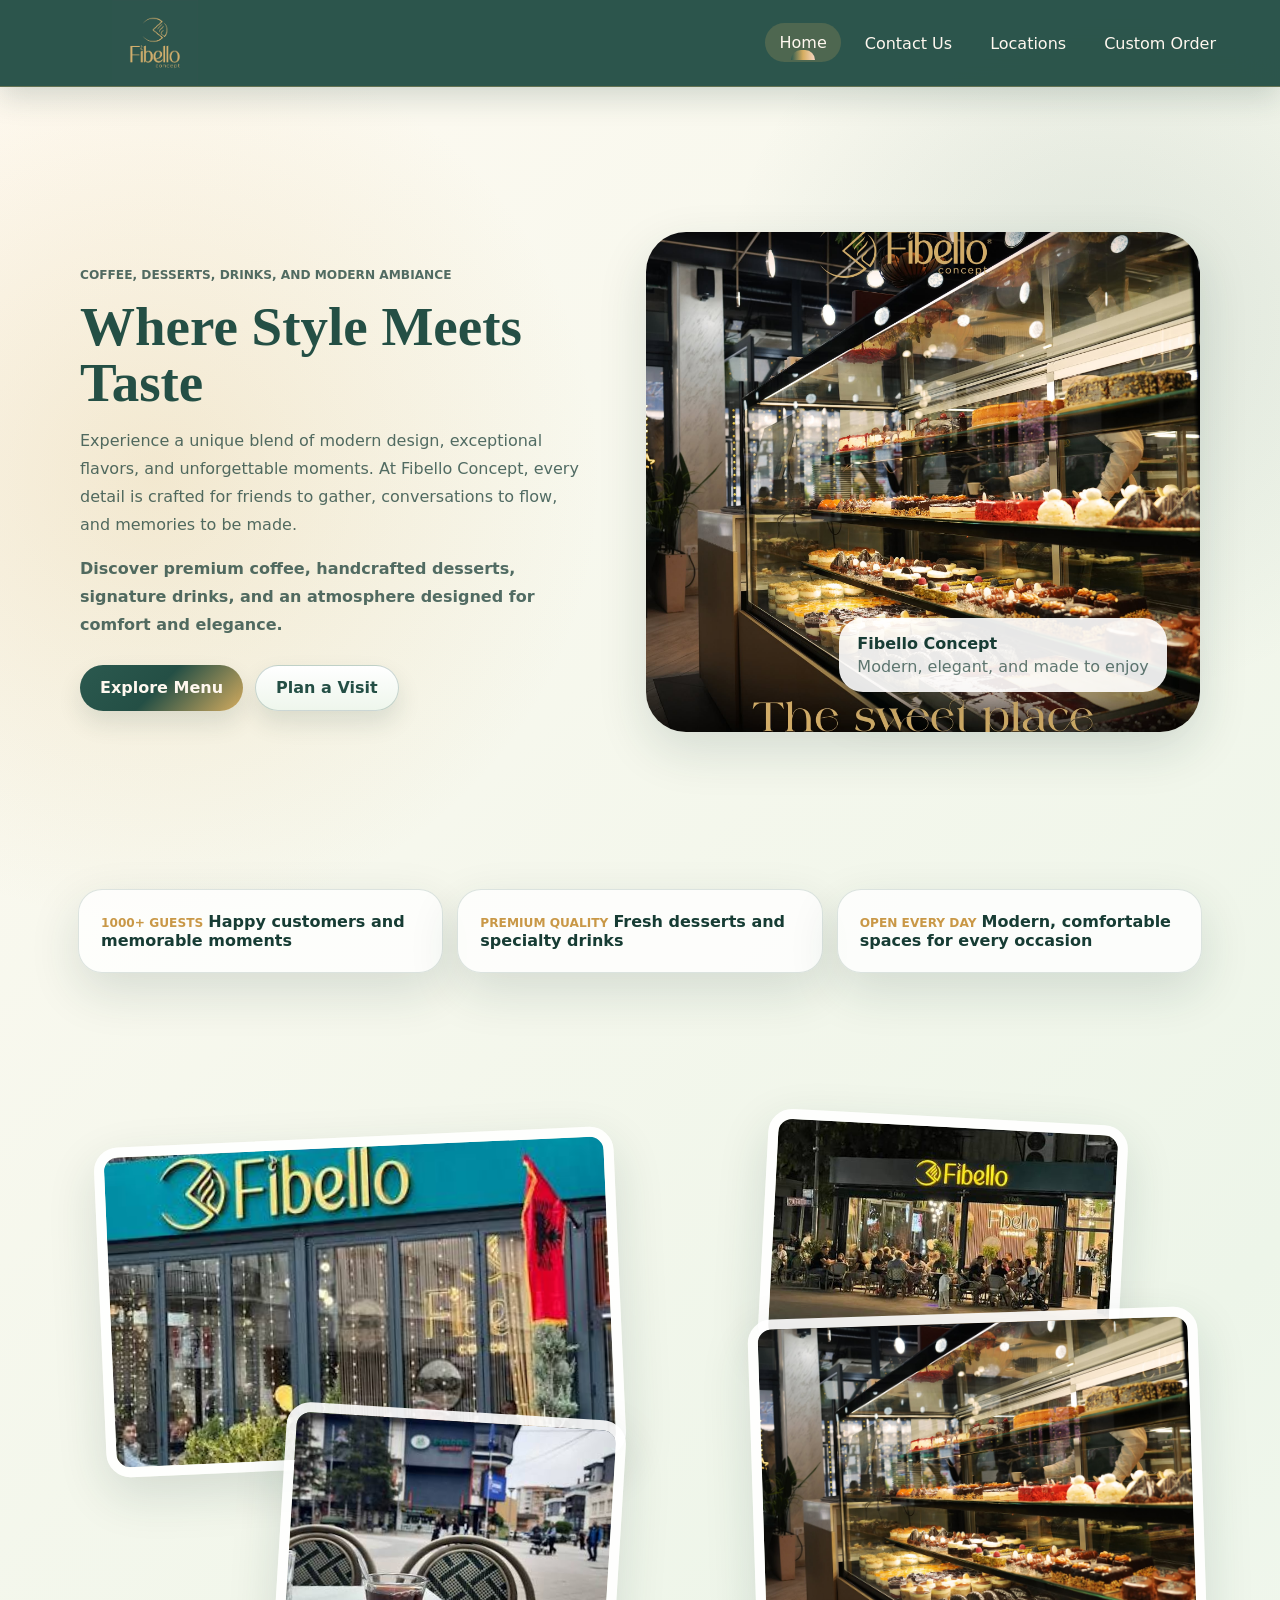
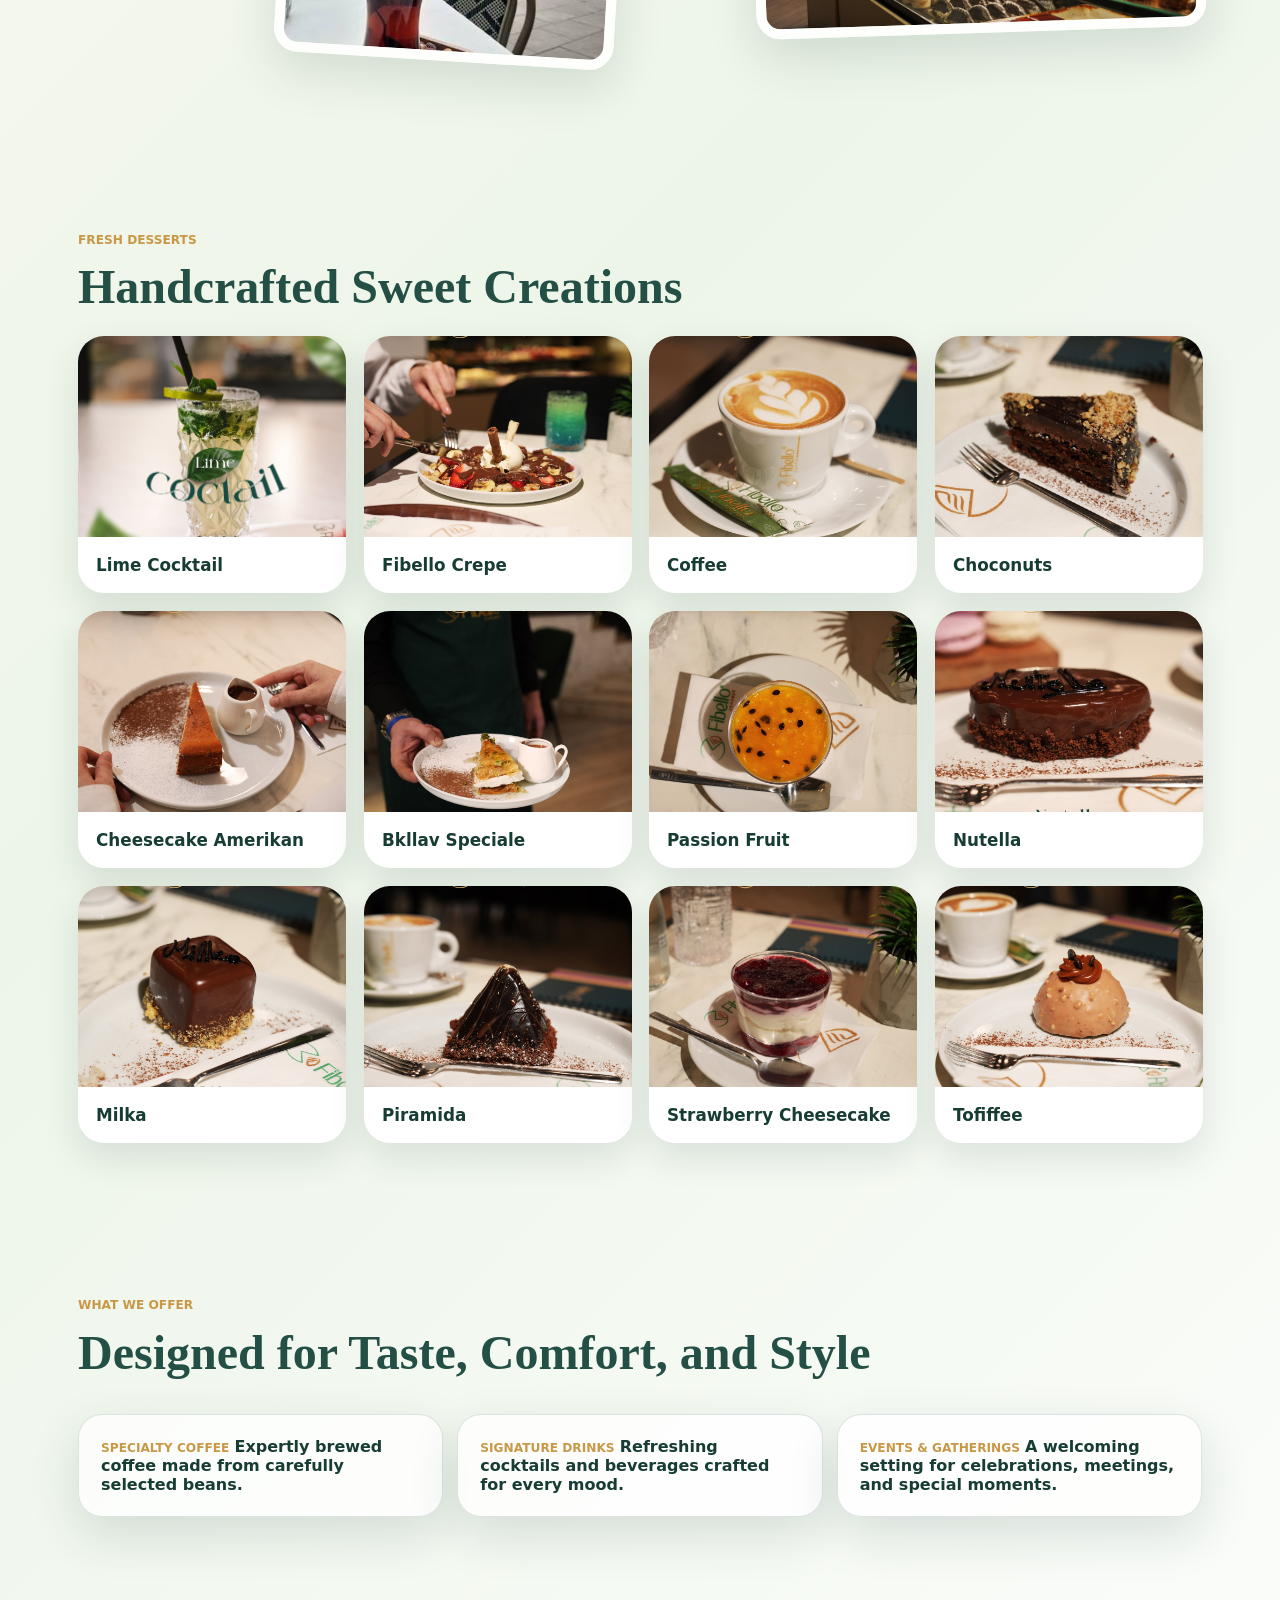
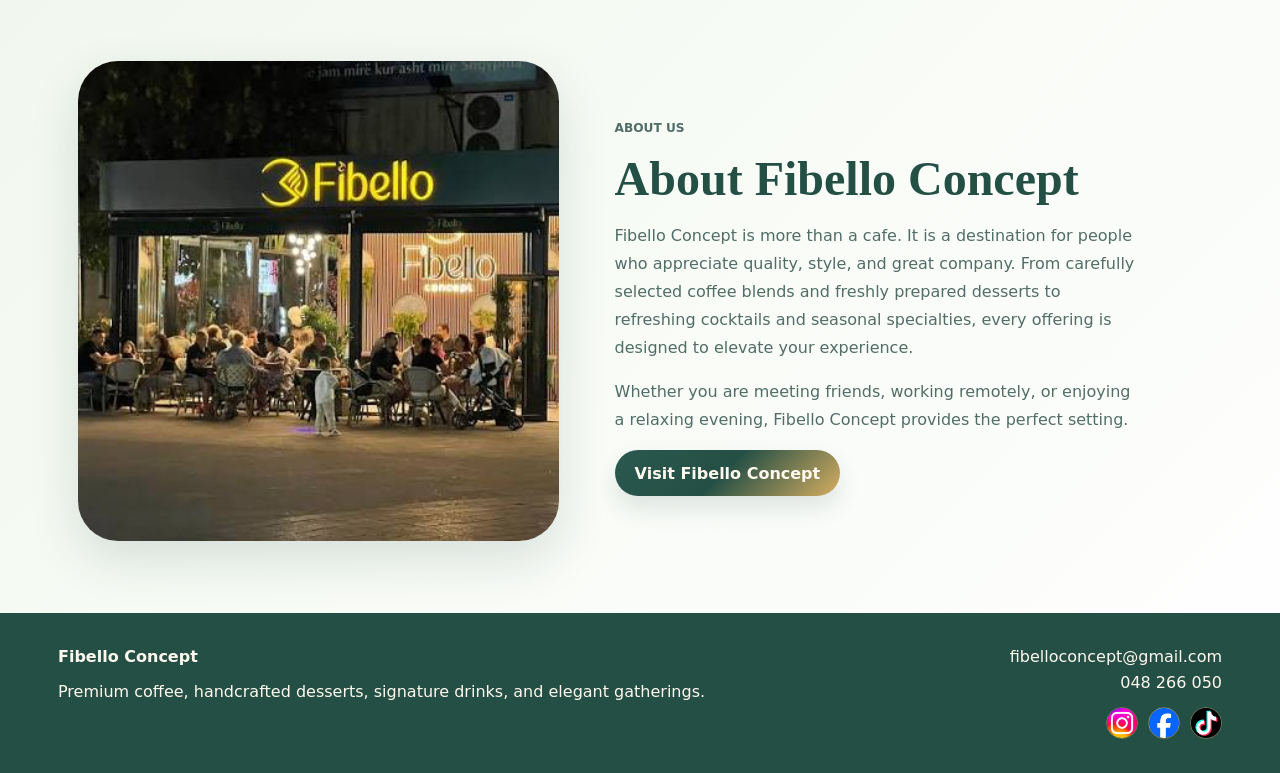
<file: index.html>
<!doctype html>
<html lang="en">
  <head>
    <meta charset="UTF-8" />
    <meta name="viewport" content="width=device-width, initial-scale=1.0" />
    <title>Fibello Concept</title>
    <link rel="icon" type="image/png" href="fibellosweets/fibello-logo.png" />
    <link rel="stylesheet" href="styles.css" />
  </head>
  <body>
    <header class="site-header">
      <nav class="nav" aria-label="Main navigation">
        <a class="brand" href="index.html" aria-label="Fibello home">
          <img src="./fibellosweets/fibello-logo.png" alt="Fibello Concept logo" />
        </a>
        <button class="menu-toggle" aria-label="Toggle menu" aria-expanded="false">
          <span></span>
          <span></span>
          <span></span>
        </button>
        <div class="nav-links">
          <a class="active" href="index.html">Home</a>
          <a href="contact.html">Contact Us</a>
          <a href="locations.html">Locations</a>
          <a href="custom-order.html">Custom Order</a>
        </div>
      </nav>
    </header>

    <main>
      <section id="home" class="page active">
        <div class="hero">
          <div class="hero-copy">
            <p class="eyebrow">Coffee, desserts, drinks, and modern ambiance</p>
            <h1>Where Style Meets Taste</h1>
            <p>
              Experience a unique blend of modern design, exceptional flavors, and unforgettable moments. At Fibello Concept, every detail is crafted for friends to gather, conversations to flow, and memories to be made.
            </p>
            <p><strong>Discover premium coffee, handcrafted desserts, signature drinks, and an atmosphere designed for comfort and elegance.</strong></p>
            <div class="hero-actions">
              <a class="frost-btn primary" href="#desserts">Explore Menu</a>
              <a class="frost-btn ghost" href="locations.html">Plan a Visit</a>
            </div>
          </div>
          <div class="hero-dessert" aria-label="Featured dessert">
            <img class="hero-dessert-img" src="fibellosweets/fibellosweets.jpg" alt="Fibello sweets display" />
            <div class="floating-card">
              <strong>Fibello Concept</strong>
              <span>Modern, elegant, and made to enjoy</span>
            </div>
          </div>
        </div>

        <section class="section strip">
          <div>
            <span class="mini-label">1000+ guests</span>
            <strong>Happy customers and memorable moments</strong>
          </div>
          <div>
            <span class="mini-label">Premium quality</span>
            <strong>Fresh desserts and specialty drinks</strong>
          </div>
          <div>
            <span class="mini-label">Open every day</span>
            <strong>Modern, comfortable spaces for every occasion</strong>
          </div>
        </section>

        <section class="section home-gallery" aria-label="Fibello sweets photos">
          <div class="photo-scatter">
            <img class="scatter-one" src="fibellosweets/fibello-display.jpg" alt="Fibello dessert display" />
            <img class="scatter-two" src="fibellosweets/taste.jpg" alt="Fibello dessert close-up" />
            <img class="scatter-three" src="fibellosweets/walking-cake.jpg" alt="Fibello cake display" />
            <img class="scatter-four" src="fibellosweets/fibellosweets.jpg" alt="Fibello sweets assortment" />
          </div>
        </section>

        <section id="desserts" class="section">
          <div class="section-heading">
            <div>
              <p class="eyebrow">Fresh desserts</p>
              <h2>Handcrafted Sweet Creations</h2>
            </div>
          </div>
          <div id="dessert-grid" class="dessert-grid" aria-live="polite"></div>
        </section>

        <section class="section">
          <div class="section-heading">
            <div>
              <p class="eyebrow">What we offer</p>
              <h2>Designed for Taste, Comfort, and Style</h2>
            </div>
          </div>
          <div class="strip">
            <div>
              <span class="mini-label">Specialty coffee</span>
              <strong>Expertly brewed coffee made from carefully selected beans.</strong>
            </div>
            <div>
              <span class="mini-label">Signature drinks</span>
              <strong>Refreshing cocktails and beverages crafted for every mood.</strong>
            </div>
            <div>
              <span class="mini-label">Events & gatherings</span>
              <strong>A welcoming setting for celebrations, meetings, and special moments.</strong>
            </div>
          </div>
        </section>

        <section class="section featured">
          <div class="feature-image">
            <img src="fibellosweets/taste.jpg" alt="Fibello dessert close-up" />
          </div>
          <div class="feature-copy">
            <p class="eyebrow">About us</p>
            <h2>About Fibello Concept</h2>
            <p>Fibello Concept is more than a cafe. It is a destination for people who appreciate quality, style, and great company. From carefully selected coffee blends and freshly prepared desserts to refreshing cocktails and seasonal specialties, every offering is designed to elevate your experience.</p>
            <p>Whether you are meeting friends, working remotely, or enjoying a relaxing evening, Fibello Concept provides the perfect setting.</p>
            <a class="frost-btn primary" href="contact.html">Visit Fibello Concept</a>
          </div>
        </section>
      </section>
    </main>

    <footer class="footer">
      <div>
        <strong>Fibello Concept</strong>
        <p>Premium coffee, handcrafted desserts, signature drinks, and elegant gatherings.</p>
      </div>
      <div>
        <a href="mailto:anikajanuzi0@gmail.com">fibelloconcept@gmail.com</a>
        <span>048 266 050</span>
        <div class="footer-social" aria-label="Social links">
          <a href="https://www.instagram.com/fibellosweets/?hl=en" aria-label="Instagram" target="_blank" rel="noopener">
            <img src="fibellosweets/social-media/instagram-logo.png" alt="" />
          </a>
          <a href="https://www.facebook.com/fibellollc/" aria-label="Facebook" target="_blank" rel="noopener">
            <img src="fibellosweets/social-media/facebook-logo.png" alt="" />
          </a>
          <a href="https://www.tiktok.com/@fibellosweets" aria-label="TikTok" target="_blank" rel="noopener">
            <img src="fibellosweets/social-media/tiktok-logo.png" alt="" />
          </a>
        </div>
      </div>
    </footer>

    <script type="module" src="js/nav.js"></script>
    <script type="module" src="js/products.js"></script>
  </body>
</html>
</file>
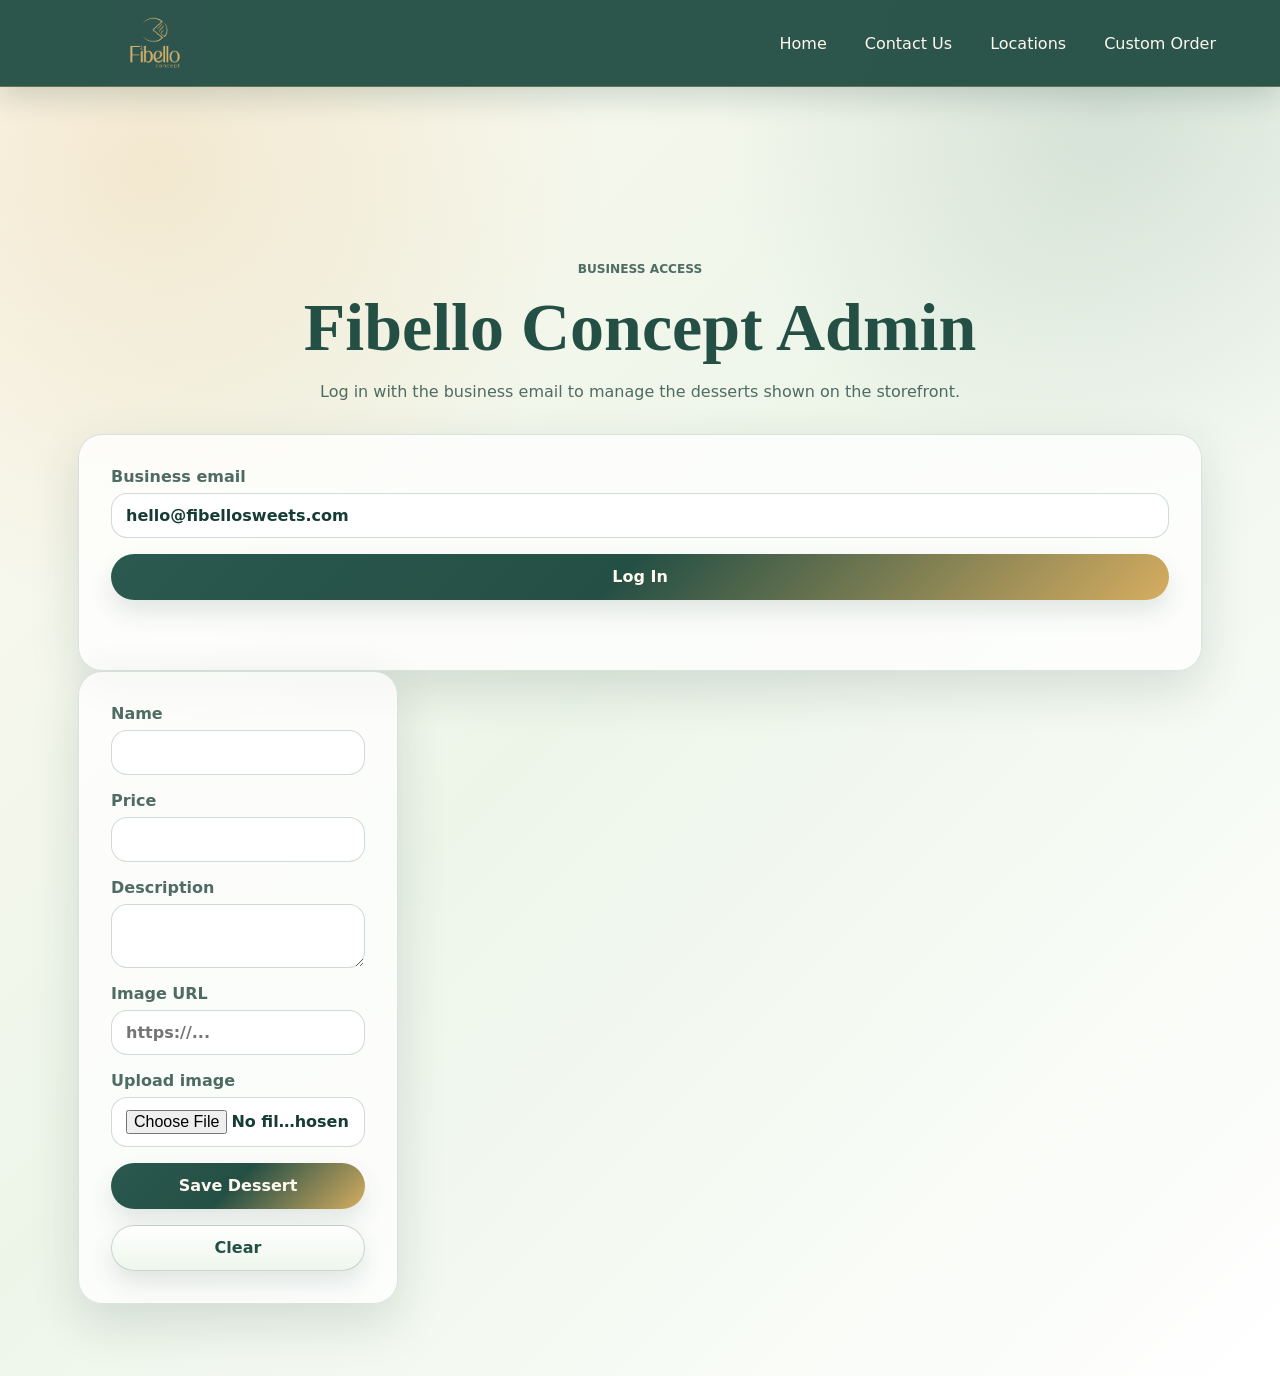
<file: admin.html>
<!doctype html>
<html lang="en">
  <head>
    <meta charset="UTF-8" />
    <meta name="viewport" content="width=device-width, initial-scale=1.0" />
    <title>Admin | Fibello Concept</title>
    <link rel="icon" type="image/png" href="fibellosweets/fibello-logo.png" />
    <link rel="stylesheet" href="styles.css" />
  </head>
  <body>
    <header class="site-header">
      <nav class="nav" aria-label="Main navigation">
        <a class="brand" href="index.html" aria-label="Fibello home"><img src="fibellosweets/fibello-logo.png" alt="Fibello Concept logo" /></a>
        <button class="menu-toggle" aria-label="Toggle menu" aria-expanded="false"><span></span><span></span><span></span></button>
        <div class="nav-links">
          <a href="index.html">Home</a>
          <a href="contact.html">Contact Us</a>
          <a href="locations.html">Locations</a>
          <a href="custom-order.html">Custom Order</a>
        </div>
      </nav>
    </header>

    <main>
      <section class="page active section admin-page">
        <div class="page-hero compact">
          <p class="eyebrow">Business access</p>
          <h1>Fibello Concept Admin</h1>
          <p>Log in with the business email to manage the desserts shown on the storefront.</p>
        </div>
        <form id="admin-login" class="admin-login contact-card">
          <label>Business email<input type="email" name="email" value="hello@fibellosweets.com" required /></label>
          <button class="frost-btn primary" type="submit">Log In</button>
          <p class="form-status" role="status"></p>
        </form>
        <div id="admin-panel" class="admin-panel" hidden>
          <form id="dessert-form" class="dessert-form contact-card">
            <input type="hidden" name="id" />
            <label>Name<input name="name" required /></label>
            <label>Price<input name="price" type="number" min="1" step="0.01" required /></label>
            <label>Description<textarea name="description" rows="2" required></textarea></label>
            <label>Image URL<input name="image" placeholder="https://..." /></label>
            <label>Upload image<input name="upload" type="file" accept="image/*" /></label>
            <button class="frost-btn primary" type="submit">Save Dessert</button>
            <button class="frost-btn ghost" type="reset">Clear</button>
          </form>
          <div id="admin-desserts" class="admin-desserts"></div>
        </div>
      </section>
    </main>

    <script type="module" src="js/nav.js"></script>
    <script type="module" src="js/admin.js"></script>
  </body>
</html>
</file>
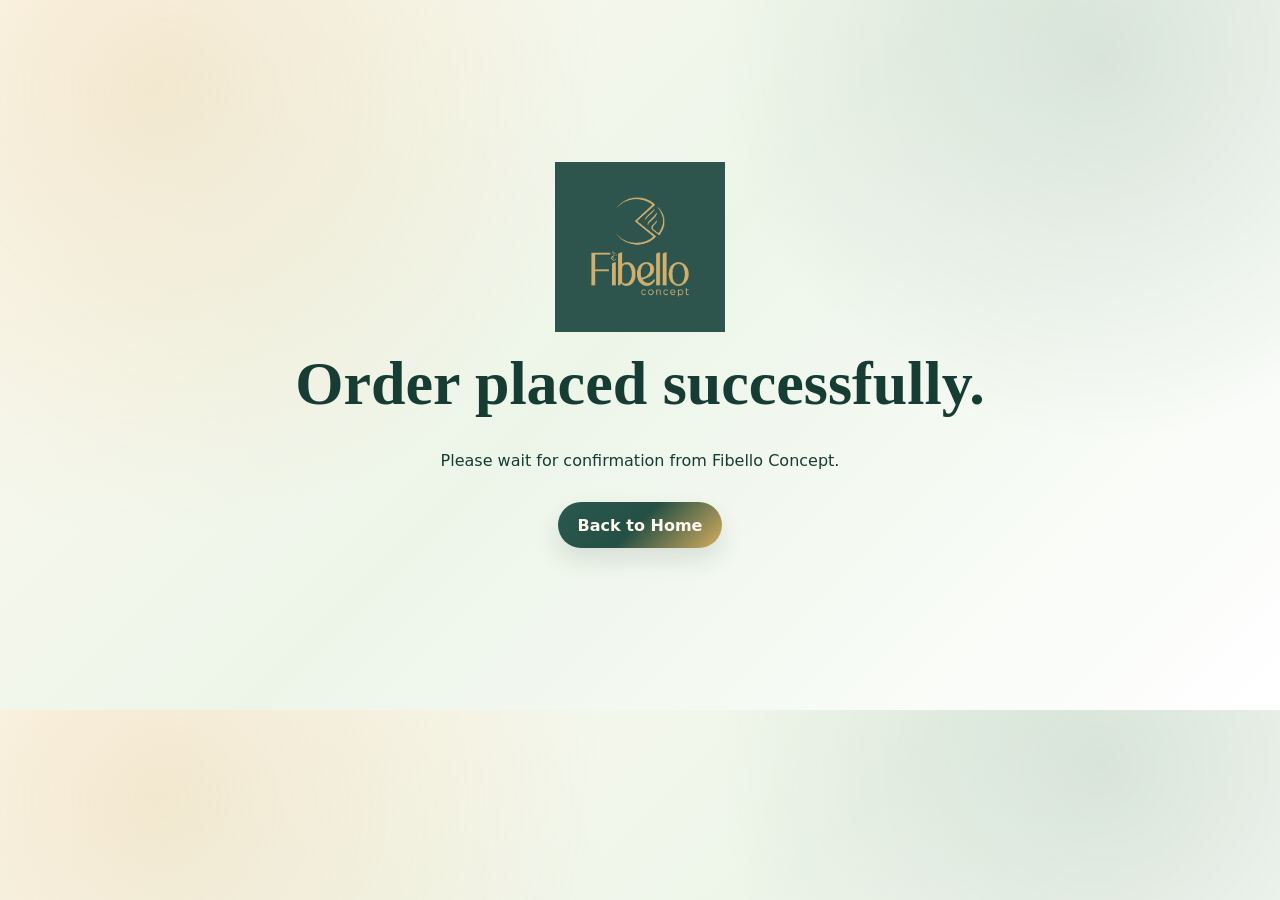
<file: confirmation.html>
<!doctype html>
<html lang="en">
  <head>
    <meta charset="UTF-8" />
    <meta name="viewport" content="width=device-width, initial-scale=1.0" />
    <title>Order Confirmation | Fibello Concept</title>
    <link rel="icon" type="image/png" href="fibellosweets/fibello-logo.png" />
    <link rel="stylesheet" href="styles.css" />
  </head>
  <body>
    <main>
      <section class="page active">
        <div class="confirmation">
      <img src="fibellosweets/fibello-logo.png" alt="Fibello Concept logo" />
          <h1>Order placed successfully.</h1>
          <p>Please wait for confirmation from Fibello Concept.</p>
          <a class="frost-btn primary" href="index.html">Back to Home</a>
        </div>
      </section>
    </main>
  </body>
</html>
</file>
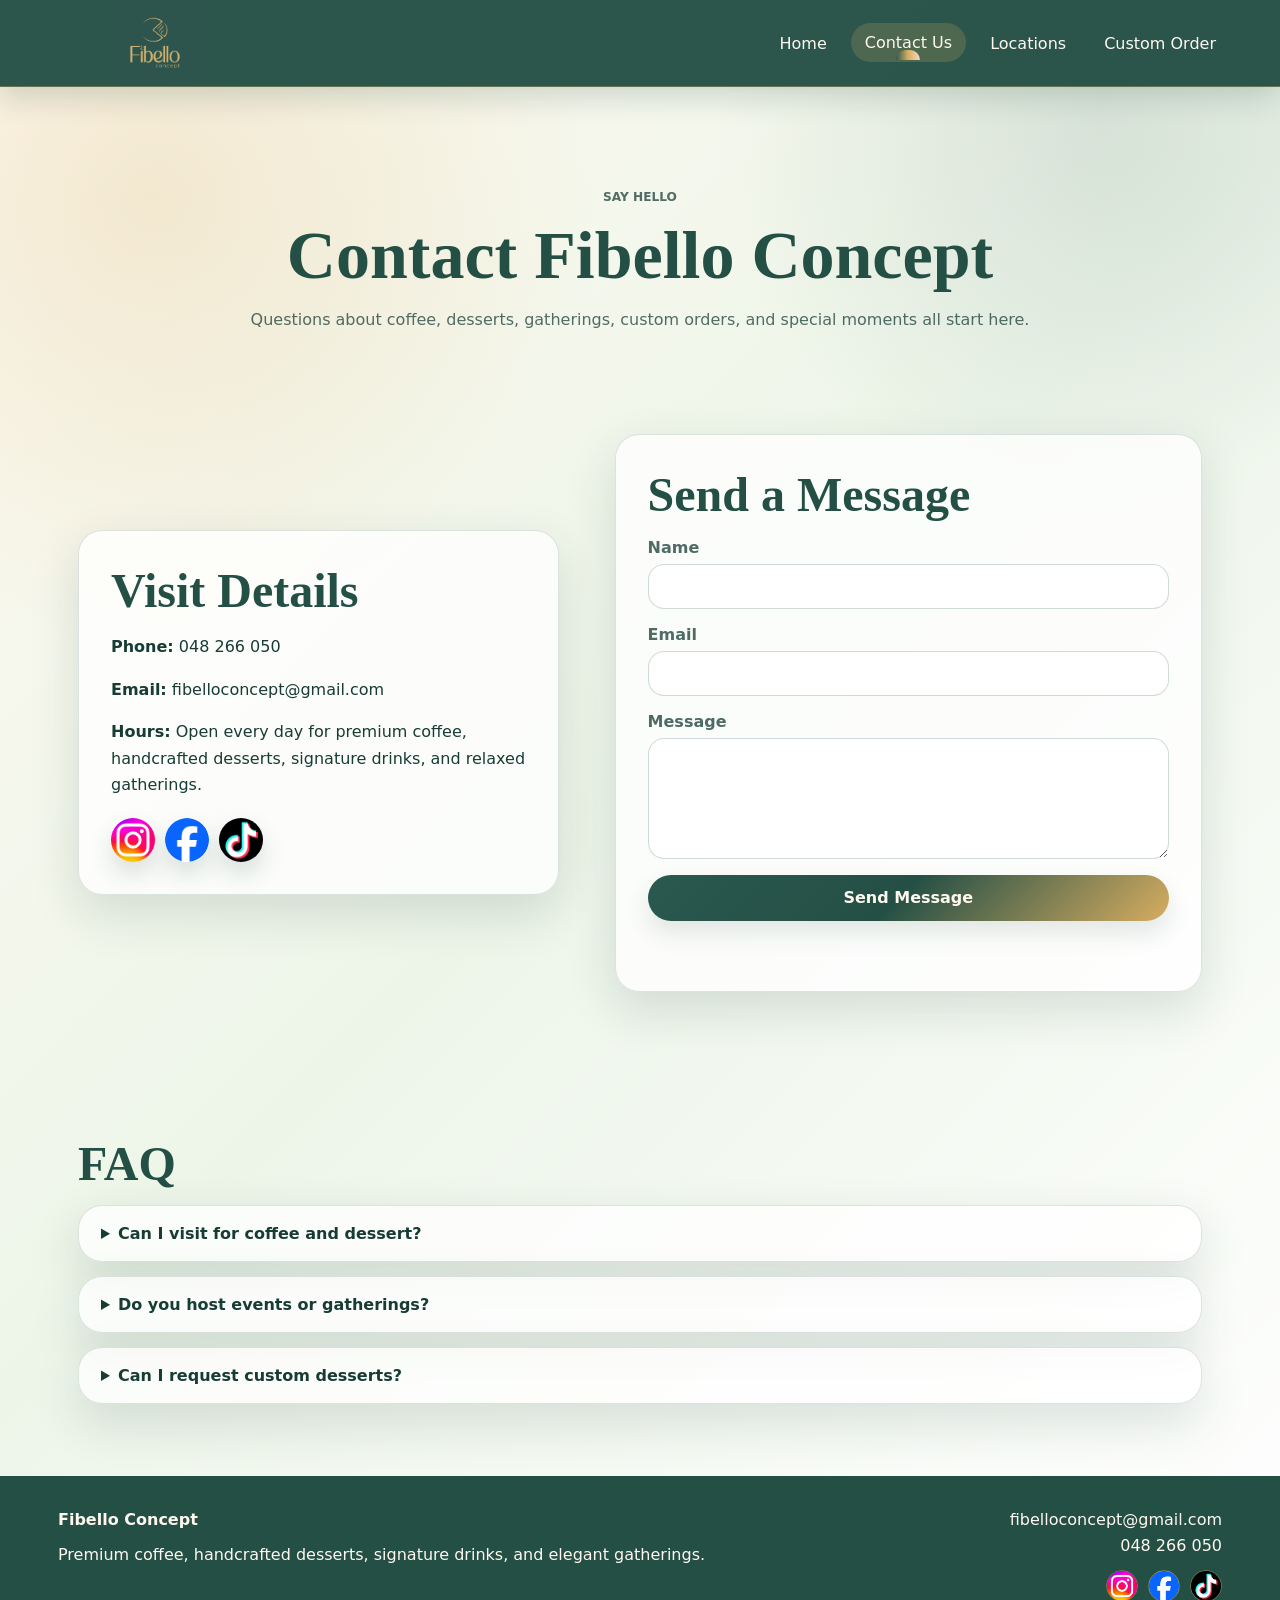
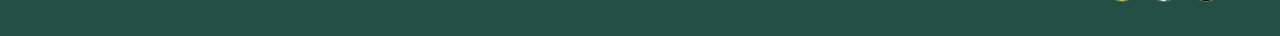
<file: contact.html>
<!doctype html>
<html lang="en">
  <head>
    <meta charset="UTF-8" />
    <meta name="viewport" content="width=device-width, initial-scale=1.0" />
    <title>Contact Us | Fibello Concept</title>
    <link rel="icon" type="image/png" href="fibellosweets/fibello-logo.png" />
    <link rel="stylesheet" href="styles.css" />
  </head>
  <body>
    <header class="site-header">
      <nav class="nav" aria-label="Main navigation">
        <a class="brand" href="index.html" aria-label="Fibello home">
          <img src="fibellosweets/fibello-logo.png" alt="Fibello Concept logo" />
        </a>
        <button class="menu-toggle" aria-label="Toggle menu" aria-expanded="false"><span></span><span></span><span></span></button>
        <div class="nav-links">
          <a href="index.html">Home</a>
          <a class="active" href="contact.html">Contact Us</a>
          <a href="locations.html">Locations</a>
          <a href="custom-order.html">Custom Order</a>
        </div>
      </nav>
    </header>

    <main>
      <section class="page active">
        <div class="page-hero compact">
          <p class="eyebrow">Say hello</p>
          <h1>Contact Fibello Concept</h1>
          <p>Questions about coffee, desserts, gatherings, custom orders, and special moments all start here.</p>
        </div>
        <section class="contact-layout section">
          <div class="contact-card">
            <h2>Visit Details</h2>
            <p><strong>Phone:</strong> <a href="tel:+15550193221">048 266 050</a></p>
            <p><strong>Email:</strong> <a href="mailto:anikajanuzi0@gmail.com">fibelloconcept@gmail.com</a></p>
            <p><strong>Hours:</strong> Open every day for premium coffee, handcrafted desserts, signature drinks, and relaxed gatherings.</p>
            <div class="social-row" aria-label="Social links">
              <a class="social-dessert" href="https://www.instagram.com/fibellosweets/?hl=en" aria-label="Instagram" target="_blank" rel="noopener">
                <img src="fibellosweets/social-media/instagram-logo.png" alt="" />
              </a>
              <a class="social-dessert" href="https://www.facebook.com/fibellollc/" aria-label="Facebook" target="_blank" rel="noopener">
                <img src="fibellosweets/social-media/facebook-logo.png" alt="" />
              </a>
              <a class="social-dessert" href="https://www.tiktok.com/@fibellosweets" aria-label="TikTok" target="_blank" rel="noopener">
                <img src="fibellosweets/social-media/tiktok-logo.png" alt="" />
              </a>
            </div>
          </div>
          <form class="contact-form" id="contact-form" action="https://formsubmit.co/anikajanuzi0@gmail.com" method="POST">
            <input type="hidden" name="_subject" value="New Fibello Concept contact message" />
            <input type="hidden" name="_template" value="table" />
            <input type="hidden" name="_captcha" value="false" />
            <h2>Send a Message</h2>
            <label>Name<input name="name" required /></label>
            <label>Email<input type="email" name="email" required /></label>
            <label>Message<textarea name="message" rows="5" required></textarea></label>
            <button class="frost-btn primary" type="submit">Send Message</button>
            <p class="form-status" role="status"></p>
          </form>
        </section>
        <section class="section faq">
          <h2>FAQ</h2>
          <details>
            <summary>Can I visit for coffee and dessert?</summary>
            <p>Yes. Fibello Concept is designed for everyday visits, friendly meetups, work sessions, and relaxing evenings.</p>
          </details>
          <details>
            <summary>Do you host events or gatherings?</summary>
            <p>Yes. Our modern, comfortable setting works well for celebrations, business meetings, and special moments with family and friends.</p>
          </details>
          <details>
            <summary>Can I request custom desserts?</summary>
            <p>Yes. Share your theme, colors, allergy notes, and timing, and our team will confirm what is possible.</p>
          </details>
        </section>
      </section>
    </main>

    <footer class="footer">
      <div><strong>Fibello Concept</strong><p>Premium coffee, handcrafted desserts, signature drinks, and elegant gatherings.</p></div>
      <div>
        <a href="mailto:anikajanuzi0@gmail.com">fibelloconcept@gmail.com</a>
        <span>048 266 050</span>
        <div class="footer-social" aria-label="Social links">
          <a href="https://www.instagram.com/fibellosweets/?hl=en" aria-label="Instagram" target="_blank" rel="noopener">
            <img src="fibellosweets/social-media/instagram-logo.png" alt="" />
          </a>
          <a href="https://www.facebook.com/fibellollc/" aria-label="Facebook" target="_blank" rel="noopener">
            <img src="fibellosweets/social-media/facebook-logo.png" alt="" />
          </a>
          <a href="https://www.tiktok.com/@fibellosweets" aria-label="TikTok" target="_blank" rel="noopener">
            <img src="fibellosweets/social-media/tiktok-logo.png" alt="" />
          </a>
        </div>
      </div>
    </footer>

    <script type="module" src="js/nav.js"></script>
    <script type="module" src="js/contact.js"></script>
  </body>
</html>
</file>
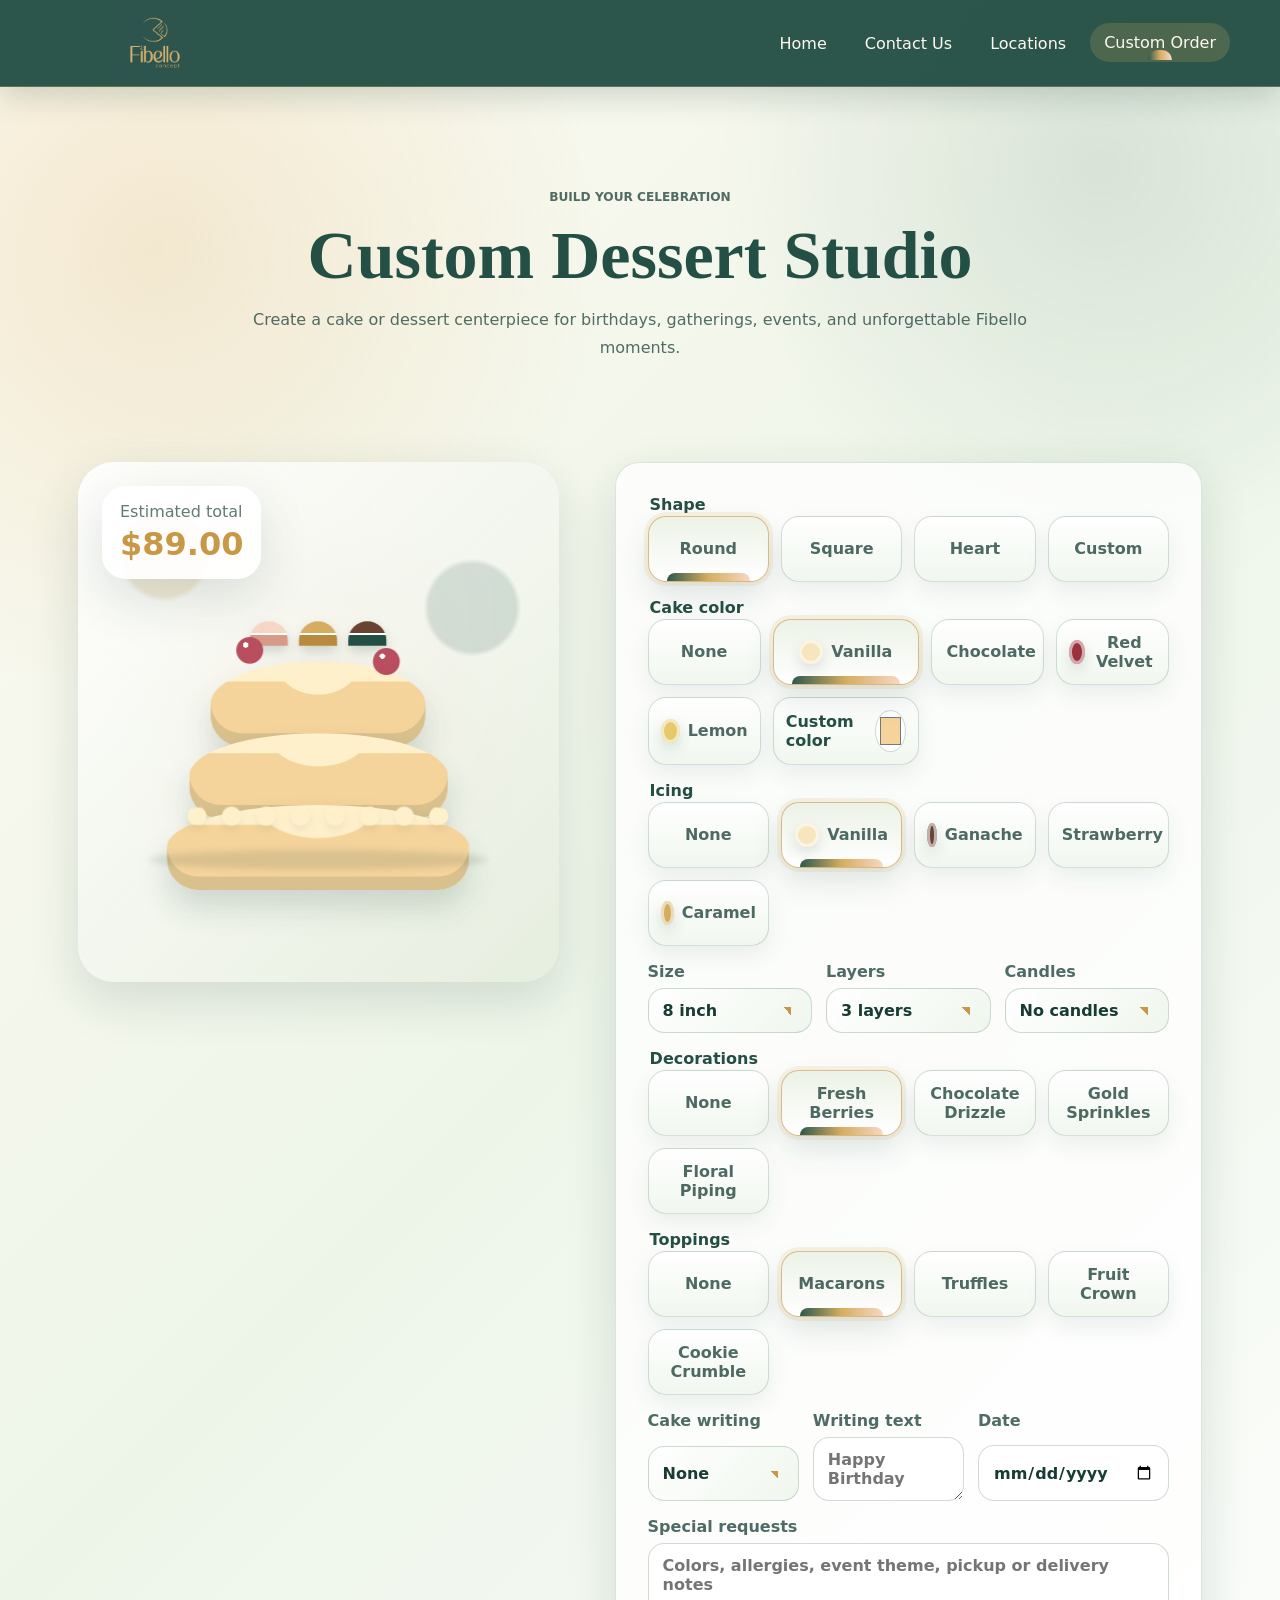
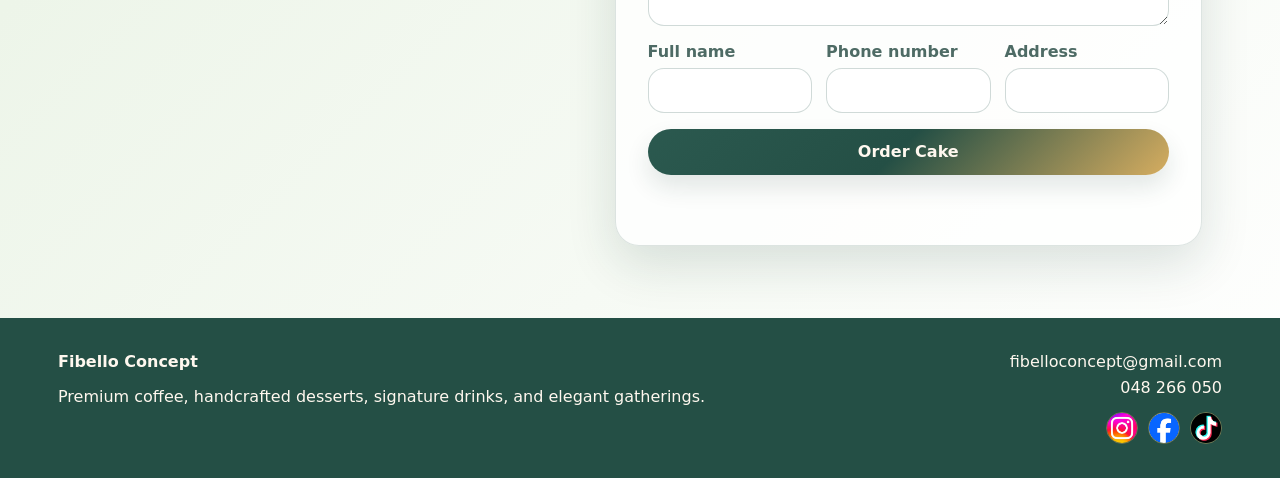
<file: custom-order.html>
<!doctype html>
<html lang="en">
  <head>
    <meta charset="UTF-8" />
    <meta name="viewport" content="width=device-width, initial-scale=1.0" />
    <title>Custom Order | Fibello Concept</title>
    <link rel="icon" type="image/png" href="fibellosweets/fibello-logo.png" />
    <link rel="stylesheet" href="styles.css" />
  </head>
  <body>
    <header class="site-header">
      <nav class="nav" aria-label="Main navigation">
        <a class="brand" href="index.html" aria-label="Fibello home"><img src="fibellosweets/fibello-logo.png" alt="Fibello Concept logo" /></a>
        <button class="menu-toggle" aria-label="Toggle menu" aria-expanded="false"><span></span><span></span><span></span></button>
        <div class="nav-links">
          <a href="index.html">Home</a>
          <a href="contact.html">Contact Us</a>
          <a href="locations.html">Locations</a>
          <a class="active" href="custom-order.html">Custom Order</a>
        </div>
      </nav>
    </header>

    <main>
      <section class="page active">
        <div class="page-hero compact">
          <p class="eyebrow">Build your celebration</p>
          <h1>Custom Dessert Studio</h1>
          <p>Create a cake or dessert centerpiece for birthdays, gatherings, events, and unforgettable Fibello moments.</p>
        </div>
        <section class="section cake-studio">
          <div class="cake-preview-wrap">
            <div class="cake-preview" id="cake-preview" aria-label="Live cake preview">
              <div class="topping-tray" id="topping-preview"></div>
              <div class="drizzle-preview" id="drizzle-preview"></div>
              <div class="decoration-preview" id="decoration-preview"></div>
              <div class="cake-layer layer-three"></div>
              <div class="cake-layer layer-two"></div>
              <div class="cake-layer layer-one"></div>
              <div class="candles" id="candles-preview"></div>
            </div>
            <div class="price-card">
              <span>Estimated total</span>
              <strong id="cake-price">$48</strong>
            </div>
          </div>
          <form class="builder-form" id="cake-form" action="https://formsubmit.co/anikajanuzi0@gmail.com" method="POST">
            <input type="hidden" name="_subject" value="New Fibello Concept custom order" />
            <input type="hidden" name="_template" value="table" />
            <input type="hidden" name="_captcha" value="false" />
            <input type="hidden" name="estimated_total" id="estimated-total" value="$48" />
            <fieldset class="option-group">
              <legend>Shape</legend>
              <label class="option-card"><input type="radio" name="shape" value="Round" checked /><span>Round</span></label>
              <label class="option-card"><input type="radio" name="shape" value="Square" /><span>Square</span></label>
              <label class="option-card"><input type="radio" name="shape" value="Heart" /><span>Heart</span></label>
              <label class="option-card"><input type="radio" name="shape" value="Custom" /><span>Custom</span></label>
            </fieldset>

            <fieldset class="option-group swatch-group">
              <legend>Cake color</legend>
              <label class="option-card"><input type="radio" name="flavor" value="None" /><span>None</span></label>
              <label class="option-card"><input type="radio" name="flavor" value="Vanilla Bean" checked /><span class="swatch vanilla"></span><span>Vanilla</span></label>
              <label class="option-card"><input type="radio" name="flavor" value="Chocolate Fudge" /><span class="swatch cocoa"></span><span>Chocolate</span></label>
              <label class="option-card"><input type="radio" name="flavor" value="Red Velvet" /><span class="swatch velvet"></span><span>Red Velvet</span></label>
              <label class="option-card"><input type="radio" name="flavor" value="Lemon Cloud" /><span class="swatch lemon"></span><span>Lemon</span></label>
              <label class="color-picker-card"><input type="radio" name="flavor" value="Custom Color" /><span>Custom color</span><input type="color" name="cakeColor" value="#f5d49b" /></label>
            </fieldset>

            <fieldset class="option-group swatch-group">
              <legend>Icing</legend>
              <label class="option-card"><input type="radio" name="icing" value="None" /><span>None</span></label>
              <label class="option-card"><input type="radio" name="icing" value="Vanilla Cream" checked /><span class="swatch icing-vanilla"></span><span>Vanilla</span></label>
              <label class="option-card"><input type="radio" name="icing" value="Chocolate Ganache" /><span class="swatch icing-chocolate"></span><span>Ganache</span></label>
              <label class="option-card"><input type="radio" name="icing" value="Strawberry Buttercream" /><span class="swatch icing-strawberry"></span><span>Strawberry</span></label>
              <label class="option-card"><input type="radio" name="icing" value="Caramel Whip" /><span class="swatch icing-caramel"></span><span>Caramel</span></label>
            </fieldset>

            <div class="control-grid compact-controls">
              <label>Size<select name="size"><option value="6">6 inch</option><option value="8" selected>8 inch</option><option value="10">10 inch</option><option value="12">12 inch</option></select></label>
              <label>Layers<select name="layers"><option value="1">1 layer</option><option value="2">2 layers</option><option value="3" selected>3 layers</option></select></label>
              <label>Candles<select name="candles"><option value="0">No candles</option><option value="3">3 candles</option><option value="6">6 candles</option><option value="12">12 candles</option></select></label>
            </div>

            <fieldset class="option-group">
              <legend>Decorations</legend>
              <label class="option-card"><input type="radio" name="decorations" value="None" /><span>None</span></label>
              <label class="option-card"><input type="radio" name="decorations" value="Fresh Berries" checked /><span>Fresh Berries</span></label>
              <label class="option-card"><input type="radio" name="decorations" value="Chocolate Drizzle" /><span>Chocolate Drizzle</span></label>
              <label class="option-card"><input type="radio" name="decorations" value="Gold Sprinkles" /><span>Gold Sprinkles</span></label>
              <label class="option-card"><input type="radio" name="decorations" value="Floral Piping" /><span>Floral Piping</span></label>
            </fieldset>

            <fieldset class="option-group">
              <legend>Toppings</legend>
              <label class="option-card"><input type="radio" name="toppings" value="None" /><span>None</span></label>
              <label class="option-card"><input type="radio" name="toppings" value="Macarons" checked /><span>Macarons</span></label>
              <label class="option-card"><input type="radio" name="toppings" value="Truffles" /><span>Truffles</span></label>
              <label class="option-card"><input type="radio" name="toppings" value="Fruit Crown" /><span>Fruit Crown</span></label>
              <label class="option-card"><input type="radio" name="toppings" value="Cookie Crumble" /><span>Cookie Crumble</span></label>
            </fieldset>

            <div class="control-grid">
              <label>Cake writing<select name="writing"><option value="None" selected>None</option><option value="Add writing">Add writing</option></select></label>
              <label>Writing text<textarea name="text" rows="2" maxlength="40" placeholder="Happy Birthday" disabled></textarea></label>
              <label>Date<input type="date" name="date" required /></label>
            </div>
            <label>Special requests<textarea name="notes" rows="3" placeholder="Colors, allergies, event theme, pickup or delivery notes"></textarea></label>
            <div class="control-grid">
              <label>Full name<input name="customer" required /></label>
              <label>Phone number<input type="number" name="phone" required /></label>
              <label>Address<input name="address" required /></label>
            </div>
            <button class="frost-btn primary wide" type="submit">Order Cake</button>
            <p class="form-status" role="status"></p>
          </form>
        </section>
      </section>
    </main>

    <footer class="footer">
      <div><strong>Fibello Concept</strong><p>Premium coffee, handcrafted desserts, signature drinks, and elegant gatherings.</p></div>
      <div>
        <a href="mailto:anikajanuzi0@gmail.com">fibelloconcept@gmail.com</a>
        <span>048 266 050</span>
        <div class="footer-social" aria-label="Social links">
          <a href="https://www.instagram.com/fibellosweets/?hl=en" aria-label="Instagram" target="_blank" rel="noopener">
            <img src="fibellosweets/social-media/instagram-logo.png" alt="" />
          </a>
          <a href="https://www.facebook.com/fibellollc/" aria-label="Facebook" target="_blank" rel="noopener">
            <img src="fibellosweets/social-media/facebook-logo.png" alt="" />
          </a>
          <a href="https://www.tiktok.com/@fibellosweets" aria-label="TikTok" target="_blank" rel="noopener">
            <img src="fibellosweets/social-media/tiktok-logo.png" alt="" />
          </a>
        </div>
      </div>
    </footer>

    <script type="module" src="js/nav.js"></script>
    <script type="module" src="js/custom-order.js"></script>
  </body>
</html>
</file>
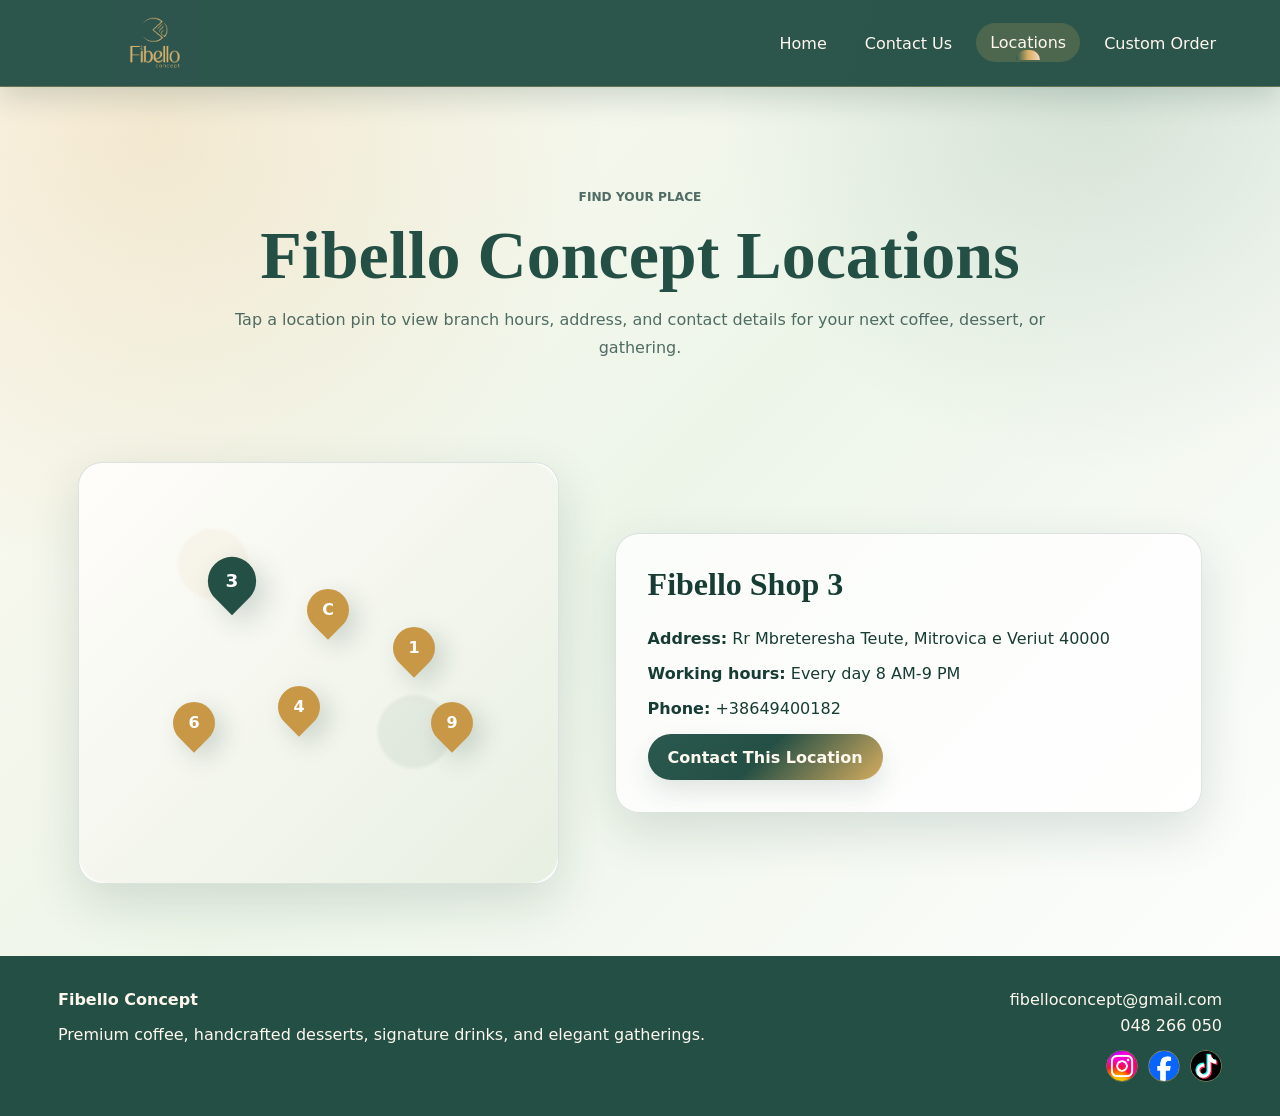
<file: locations.html>
<!doctype html>
<html lang="en">
  <head>
    <meta charset="UTF-8" />
    <meta name="viewport" content="width=device-width, initial-scale=1.0" />
    <title>Locations | Fibello Concept</title>
    <link rel="icon" type="image/png" href="fibellosweets/fibello-logo.png" />
    <link rel="stylesheet" href="styles.css" />
  </head>
  <body>
    <header class="site-header">
      <nav class="nav" aria-label="Main navigation">
        <a class="brand" href="index.html" aria-label="Fibello home"><img src="fibellosweets/fibello-logo.png" alt="Fibello Concept logo" /></a>
        <button class="menu-toggle" aria-label="Toggle menu" aria-expanded="false"><span></span><span></span><span></span></button>
        <div class="nav-links">
          <a href="index.html">Home</a>
          <a href="contact.html">Contact Us</a>
          <a class="active" href="locations.html">Locations</a>
          <a href="custom-order.html">Custom Order</a>
        </div>
      </nav>
    </header>

    <main>
      <section class="page active">
        <div class="page-hero compact">
          <p class="eyebrow">Find your place</p>
          <h1>Fibello Concept Locations</h1>
          <p>Tap a location pin to view branch hours, address, and contact details for your next coffee, dessert, or gathering.</p>
        </div>
        <section class="section location-layout">
          <div class="map-panel">
            <div class="map-canvas" id="branch-map" aria-label="Interactive branch map">
              <button class="map-pin active" style="--x: 32%; --y: 28%" data-branch="Fibello Shop 3"><span>3</span></button>
              <button class="map-pin" style="--x: 52%; --y: 35%" data-branch="Fibello Concept"><span>C</span></button>
              <button class="map-pin" style="--x: 24%; --y: 62%" data-branch="Fibello Sweet Shop 6"><span>6</span></button>
              <button class="map-pin" style="--x: 46%; --y: 58%" data-branch="Fibello Sweet Shop 4"><span>4</span></button>
              <button class="map-pin" style="--x: 70%; --y: 44%" data-branch="Fibello Sweet Shop"><span>1</span></button>
              <button class="map-pin" style="--x: 78%; --y: 62%" data-branch="Fibello Sweetshop 9"><span>9</span></button>
            </div>
          </div>
          <article id="location-card" class="location-card"></article>
        </section>
      </section>
    </main>

    <footer class="footer">
      <div><strong>Fibello Concept</strong><p>Premium coffee, handcrafted desserts, signature drinks, and elegant gatherings.</p></div>
      <div>
        <a href="mailto:anikajanuzi0@gmail.com">fibelloconcept@gmail.com</a>
        <span>048 266 050</span>
        <div class="footer-social" aria-label="Social links">
          <a href="https://www.instagram.com/fibellosweets/?hl=en" aria-label="Instagram" target="_blank" rel="noopener">
            <img src="fibellosweets/social-media/instagram-logo.png" alt="" />
          </a>
          <a href="https://www.facebook.com/fibellollc/" aria-label="Facebook" target="_blank" rel="noopener">
            <img src="fibellosweets/social-media/facebook-logo.png" alt="" />
          </a>
          <a href="https://www.tiktok.com/@fibellosweets" aria-label="TikTok" target="_blank" rel="noopener">
            <img src="fibellosweets/social-media/tiktok-logo.png" alt="" />
          </a>
        </div>
      </div>
    </footer>

    <script type="module" src="js/nav.js"></script>
    <script type="module" src="js/locations.js"></script>
  </body>
</html>
</file>
<file: styles.css>
:root {
  --cream: #fff8ef;
  --vanilla: #f5e4c4;
  --peach: #f0c779;
  --pink: #f7d7c3;
  --caramel: #d6ad60;
  --chocolate: #244f45;
  --berry: #c99847;
  --ink: #173c34;
  --sage: #dfe8d6;
  --mint: #eef6ec;
  --deep-green: #2b594f;
  --white: #ffffff;

  --shadow: 0 18px 50px rgba(23, 60, 52, 0.14);
}
* {
  box-sizing: border-box;
}

html {
  scroll-behavior: smooth;
}

body {
  margin: 0;
  font-family: Inter, ui-sans-serif, system-ui, -apple-system, BlinkMacSystemFont, "Segoe UI", sans-serif;
  color: var(--ink);
  background:
    radial-gradient(circle at 12% 12%, rgba(214, 173, 96, 0.22), transparent 28rem),
    radial-gradient(circle at 86% 8%, rgba(43, 89, 79, 0.12), transparent 24rem),
    linear-gradient(135deg, #fffaf1 0%, #edf5e9 48%, #fff 100%);
}

a {
  color: inherit;
  text-decoration: none;
}

button,
input,
select,
textarea {
  font: inherit;
}

img {
  display: block;
  max-width: 100%;
}

.site-header {
  position: sticky;
  top: 0;
  z-index: 20;
  background: rgba(36, 79, 69, 0.96);
  backdrop-filter: blur(18px);
  border-bottom: 1px solid rgba(214, 173, 96, 0.34);
  box-shadow: 0 10px 28px rgba(23, 60, 52, 0.18);
}

.nav {
  display: flex;
  align-items: center;
  justify-content: space-between;
  max-width: 1180px;
  margin: auto;
}

.brand img {
  width: 210px;
  height: 86px;
  object-fit: contain;
  object-position: center;
  border-radius: 10px;
}

.nav-links {
  display: flex;
  align-items: center;
  gap: 10px;
}

.nav-links a,
.admin-pill {
  border: 0;
  background: transparent;
  color: var(--cream);
  padding: 10px 14px;
  border-radius: 999px;
  cursor: pointer;
  transition: background 180ms ease, transform 180ms ease;
}

.nav-links a:hover,
.admin-pill:hover,
.nav-links a.active {
  background: rgba(214, 173, 96, 0.2);
  transform: translateY(-1px);
}

.nav-links a {
  position: relative;
}

.nav-links a::after {
  content: "";
  position: absolute;
  left: 50%;
  bottom: 2px;
  width: 24px;
  height: 10px;
  border-radius: 999px 999px 8px 8px;
  background: linear-gradient(90deg, var(--deep-green), var(--caramel), var(--pink));
  opacity: 0;
  transform: translate(-50%, 8px) scale(0.7);
  transition: opacity 180ms ease, transform 180ms ease;
}

.nav-links a:hover::after,
.nav-links a.active::after {
  opacity: 1;
  transform: translate(-50%, 0) scale(1);
}

.menu-toggle {
  display: none;
  width: 44px;
  height: 44px;
  border: 0;
  border-radius: 50%;
  background: rgba(255, 248, 239, 0.95);
  box-shadow: var(--shadow);
}

.menu-toggle span {
  display: block;
  width: 20px;
  height: 2px;
  margin: 4px auto;
  background: var(--chocolate);
}

.page {
  display: none;
  animation: fadeUp 380ms ease both;
}

.page.active {
  display: block;
}

.hero {
  max-width: 1180px;
  min-height: calc(100vh - 110px);
  margin: auto;
  padding: 30px;
  display: grid;
  grid-template-columns: minmax(0, 0.95fr) minmax(320px, 1.05fr);
  gap: clamp(28px, 5vw, 72px);
  align-items: center;
}

.hero h1,
.page-hero h1 {
  margin: 0;
  font-family: Georgia, "Times New Roman", serif;
  font-size: clamp(40px, 5.4vw, 70px);
  line-height: 1.02;
  letter-spacing: 0;
  color: var(--chocolate);
  font-size: 55px
}

.hero p,
.page-hero p,
.feature-copy p {
  line-height: 1.75;
  color: rgba(23, 60, 52, 0.74);
}

.eyebrow,
.mini-label {
  color: var(--berry);
  font-weight: 800;
  text-transform: uppercase;
  font-size: 0.76rem;
  letter-spacing: 0;
}

.hero-actions {
  display: flex;
  flex-wrap: wrap;
  gap: 12px;
  margin-top: 26px;
}

.frost-btn {
  position: relative;
  display: inline-flex;
  justify-content: center;
  align-items: center;
  min-height: 46px;
  padding: 12px 20px;
  border: 0;
  border-radius: 999px;
  cursor: pointer;
  font-weight: 800;
  color: var(--chocolate);
  background: linear-gradient(180deg, #fff, var(--mint));
  box-shadow: 0 12px 24px rgba(23, 60, 52, 0.12);
  transition: transform 180ms ease, box-shadow 180ms ease, filter 180ms ease;
  overflow: hidden;
  isolation: isolate;
}

.frost-btn::before {
  content: "";
  position: absolute;
  top: -10px;
  left: 18%;
  width: 12px;
  height: 12px;
  border-radius: 50%;
  background: #fff0cc;
  box-shadow:
    28px 5px 0 var(--sage),
    58px -2px 0 var(--caramel),
    88px 6px 0 rgba(255, 255, 255, 0.86);
  opacity: 0;
  transform: translateY(-12px) rotate(0deg);
  transition: opacity 180ms ease;
  pointer-events: none;
}

.frost-btn::after {
  content: "";
  position: absolute;
  inset: 0;
  background: linear-gradient(110deg, transparent 8%, rgba(255, 255, 255, 0.66) 35%, transparent 58%);
  transform: translateX(-120%);
  transition: transform 420ms ease;
  pointer-events: none;
}

.frost-btn:hover {
  transform: translateY(-2px);
  box-shadow: 0 18px 32px rgba(23, 60, 52, 0.18);
  filter: saturate(1.05);
}

.frost-btn:hover::before {
  opacity: 1;
  animation: sprinkleFall 760ms ease both;
}

.frost-btn:hover::after {
  transform: translateX(120%);
}

.frost-btn.primary {
  color: var(--cream);
  background: linear-gradient(135deg, var(--deep-green), var(--chocolate) 48%, var(--caramel));
}

.frost-btn.ghost {
  border: 1px solid rgba(43, 89, 79, 0.24);
}

.frost-btn.small {
  min-height: 40px;
  padding: 10px 16px;
}

.frost-btn.wide {
  width: 100%;
}

.hero-dessert {
  position: relative;
}

.hero-dessert img,
.feature-image img {
  width: 100%;
  aspect-ratio: 1 / 1;
  object-fit: cover;
  border-radius: 40px;
  box-shadow: var(--shadow);
}

.hero-dessert-img{
  height: 500px;
  width: 250px;
}

.floating-card,
.price-card {
  position: absolute;
  right: 6%;
  bottom: 8%;
  display: grid;
  gap: 4px;
  padding: 16px 18px;
  border-radius: 24px;
  background: rgba(255, 255, 255, 0.9);
  box-shadow: var(--shadow);
}

.floating-card span,
.price-card span {
  color: rgba(23, 60, 52, 0.68);
}

.section {
  max-width: 1180px;
  margin: auto;
  padding: clamp(34px, 6vw, 72px) clamp(16px, 4vw, 28px);
}

.strip {
  display: grid;
  grid-template-columns: repeat(3, 1fr);
  gap: 14px;
  padding-top: 12px;
}

.strip div,
.contact-card,
.contact-form,
.location-card,
.builder-form,
.map-panel,
.faq details,
.admin-modal {
  border: 1px solid rgba(43, 89, 79, 0.16);
  background: rgba(255, 255, 255, 0.78);
  box-shadow: var(--shadow);
  border-radius: 24px;
}

.strip div {
  padding: 22px;
}

.section-heading {
  display: flex;
  align-items: end;
  justify-content: space-between;
  gap: 18px;
  margin-bottom: 22px;
}

.section-heading h2,
.feature-copy h2,
.contact-card h2,
.contact-form h2,
.faq h2 {
  margin: 0;
  font-family: Georgia, "Times New Roman", serif;
  font-size: clamp(30px, 4vw, 48px);
  color: var(--chocolate);
}

.dessert-grid {
  display: grid;
  grid-template-columns: repeat(4, 1fr);
  gap: 18px;
}

.dessert-card {
  border-radius: 26px;
  overflow: hidden;
  background: var(--white);
  box-shadow: 0 14px 36px rgba(23, 60, 52, 0.12);
  transition: transform 180ms ease, box-shadow 180ms ease;
  animation: dessertFloat 520ms ease both;
  animation-delay: calc(var(--card-index, 0) * 55ms);
}

.dessert-card:hover {
  transform: translateY(-6px) rotate(-0.4deg);
  box-shadow: 0 20px 50px rgba(23, 60, 52, 0.18);
}

.dessert-card img {
  width: 100%;
  aspect-ratio: 4 / 3;
  object-fit: cover;
}

.dessert-card-body {
  display: grid;
  gap: 9px;
  padding: 18px;
}

.dessert-card h3 {
  margin: 0;
  font-size: 1.05rem;
}

.dessert-card p {
  margin: 0;
  color: rgba(23, 60, 52, 0.68);
  line-height: 1.5;
}

.price {
  color: var(--berry);
  font-weight: 900;
}

.photo-scatter {
  position: relative;
  min-height: 560px;
}

.photo-scatter img {
  position: absolute;
  object-fit: cover;
  border: 10px solid rgba(255, 255, 255, 0.9);
  border-radius: 24px;
  box-shadow: var(--shadow);
  transition: transform 240ms ease, box-shadow 240ms ease;
}

.photo-scatter img:hover {
  z-index: 4;
  transform: translateY(-6px) rotate(0deg) scale(1.02);
  box-shadow: 0 24px 58px rgba(23, 60, 52, 0.2);
}

.scatter-one {
  left: 2%;
  top: 20px;
  width: min(48%, 520px);
  height: 330px;
  transform: rotate(-2.5deg);
}

.scatter-two {
  right: 7%;
  top: 0;
  width: min(34%, 360px);
  height: 240px;
  transform: rotate(3deg);
}

.scatter-three {
  left: 18%;
  bottom: 16px;
  width: min(32%, 340px);
  height: 250px;
  transform: rotate(3.5deg);
}

.scatter-four {
  right: 0;
  bottom: 44px;
  width: min(42%, 450px);
  height: 320px;
  transform: rotate(-1.8deg);
}

.featured,
.contact-layout,
.location-layout,
.cake-studio {
  display: grid;
  grid-template-columns: 0.9fr 1.1fr;
  gap: clamp(24px, 5vw, 56px);
  align-items: center;
}

.feature-copy {
  max-width: 520px;
}

.page-hero {
  max-width: 920px;
  margin: auto;
  padding: clamp(42px, 8vw, 88px) clamp(18px, 5vw, 32px) 12px;
  text-align: center;
}

.page-hero.compact h1 {
  font-size: clamp(38px, 6vw, 68px);
}

.contact-card,
.contact-form,
.builder-form,
.location-card {
  padding: clamp(20px, 4vw, 32px);
}

.contact-card p {
  line-height: 1.65;
}

.social-row {
  display: flex;
  gap: 10px;
  margin-top: 20px;
}

.social-row a,
.footer-social a,
.icon-btn {
  display: inline-grid;
  place-items: center;
  width: 44px;
  height: 44px;
  border-radius: 50%;
  border: 0;
  background: transparent;
  font-weight: 900;
  color: var(--cream);
  overflow: hidden;
}

.social-dessert {
  position: relative;
  box-shadow: 0 12px 24px rgba(23, 60, 52, 0.16);
  transition: transform 180ms ease, box-shadow 180ms ease;
}

.social-dessert img,
.footer-social img {
  width: 100%;
  height: 100%;
  object-fit: cover;
}

.social-dessert:hover {
  transform: translateY(-3px);
  box-shadow: 0 18px 34px rgba(23, 60, 52, 0.2);
}

label {
  display: grid;
  gap: 7px;
  color: rgba(23, 60, 52, 0.76);
  font-weight: 700;
}

input,
select,
textarea {
  width: 100%;
  border: 1px solid rgba(43, 89, 79, 0.22);
  border-radius: 16px;
  padding: 12px 14px;
  color: var(--ink);
  background: rgba(255, 255, 255, 0.86);
  outline: 0;
}

select {
  appearance: none;
  background:
    linear-gradient(45deg, transparent 50%, var(--berry) 50%) calc(100% - 20px) 52% / 8px 8px no-repeat,
    linear-gradient(135deg, rgba(255, 255, 255, 0.96), rgba(238, 246, 236, 0.92));
  cursor: pointer;
  font-weight: 800;
}

input:focus,
select:focus,
textarea:focus {
  border-color: var(--berry);
  box-shadow: 0 0 0 4px rgba(201, 152, 71, 0.16);
}

.contact-form,
.builder-form,
.dessert-form,
.admin-login {
  display: grid;
  gap: 16px;
}

.form-status {
  min-height: 22px;
  margin: 0;
  color: var(--berry);
  font-weight: 800;
}

.faq {
  display: grid;
  gap: 14px;
}

.faq details {
  padding: 18px 22px;
}

.faq summary {
  cursor: pointer;
  font-weight: 900;
}

.map-canvas {
  position: relative;
  min-height: 420px;
  border-radius: 28px;
  background:
    linear-gradient(135deg, rgba(255, 255, 255, 0.72), rgba(223, 232, 214, 0.48)),
    radial-gradient(circle at 28% 24%, rgba(201, 152, 71, 0.2) 0 7%, transparent 8%),
    radial-gradient(circle at 70% 64%, rgba(43, 89, 79, 0.16) 0 8%, transparent 9%),
    linear-gradient(135deg, var(--cream), var(--mint));
  overflow: hidden;
  transition: background 280ms ease, filter 280ms ease;
}

.map-pin {
  position: absolute;
  left: var(--x);
  top: var(--y);
  width: 42px;
  height: 42px;
  transform: translate(-50%, -50%) rotate(-45deg);
  border: 0;
  border-radius: 50% 50% 50% 0;
  background: var(--berry);
  color: var(--white);
  font-weight: 900;
  cursor: pointer;
  box-shadow: 0 12px 24px rgba(23, 60, 52, 0.18);
  transition: transform 180ms ease, background 180ms ease;
}

.map-pin span {
  position: relative;
  z-index: 2;
  display: grid;
  place-items: center;
  width: 100%;
  height: 100%;
  margin: auto;
  border: 0;
  border-radius: 50%;
  background: transparent;
  color: var(--white);
  line-height: 1;
  transform: rotate(45deg);
}

.map-pin.active,
.map-pin:hover {
  background: var(--chocolate);
  transform: translate(-50%, -50%) rotate(-45deg) scale(1.15);
}

.location-card {
  animation: fadeUp 260ms ease both;
}

.location-card h2 {
  margin-top: 0;
  font-family: Georgia, "Times New Roman", serif;
  font-size: 2rem;
}

.cake-preview-wrap {
  position: sticky;
  top: 126px;
  align-self: start;
  min-height: 520px;
  display: grid;
  place-items: center;
  border-radius: 36px;
  background:
    radial-gradient(circle at 18% 18%, rgba(201, 152, 71, 0.18) 0 7%, transparent 8%),
    radial-gradient(circle at 82% 28%, rgba(43, 89, 79, 0.16) 0 8%, transparent 9%),
    linear-gradient(135deg, rgba(255, 255, 255, 0.9), rgba(223, 232, 214, 0.56)),
    radial-gradient(circle at center, rgba(247, 215, 195, 0.56), transparent 62%);
  box-shadow: var(--shadow);
  overflow: hidden;
}

.cake-preview {
  position: relative;
  width: min(78vw, 330px);
  height: 300px;
  display: grid;
  align-content: end;
  justify-items: center;
  --icing: #f7d7c3;
  --cake-color: #f5d49b;
  --cake-radius: 50%;
  --cake-scale: 1;
  transform: scale(var(--cake-scale));
  transition: transform 260ms ease;
}

.cake-preview::before {
  content: "";
  position: absolute;
  left: 50%;
  bottom: 52px;
  width: 78%;
  height: 28px;
  z-index: 7;
  border-radius: 50%;
  transform: translateX(-50%);
  background:
    radial-gradient(circle at 8% 50%, var(--icing) 0 8px, transparent 9px),
    radial-gradient(circle at 20% 50%, var(--icing) 0 8px, transparent 9px),
    radial-gradient(circle at 32% 50%, var(--icing) 0 8px, transparent 9px),
    radial-gradient(circle at 44% 50%, var(--icing) 0 8px, transparent 9px),
    radial-gradient(circle at 56% 50%, var(--icing) 0 8px, transparent 9px),
    radial-gradient(circle at 68% 50%, var(--icing) 0 8px, transparent 9px),
    radial-gradient(circle at 80% 50%, var(--icing) 0 8px, transparent 9px),
    radial-gradient(circle at 92% 50%, var(--icing) 0 8px, transparent 9px);
  filter: drop-shadow(0 4px 4px rgba(23, 60, 52, 0.08));
  pointer-events: none;
}

.cake-preview::after {
  content: "";
  position: absolute;
  left: 50%;
  bottom: 18px;
  width: 92%;
  height: 18px;
  z-index: 1;
  border-radius: 50%;
  transform: translateX(-50%);
  background: rgba(23, 60, 52, 0.12);
  filter: blur(3px);
  pointer-events: none;
}

.cake-preview.preview-pop {
  animation: cakeWiggle 360ms ease both;
}

.cake-layer {
  width: 82%;
  height: 76px;
  margin-top: -12px;
  border-radius: var(--cake-radius) var(--cake-radius) 28px 28px;
  background:
    radial-gradient(ellipse at top, var(--icing) 0 27%, transparent 28%),
    linear-gradient(180deg, var(--icing) 0 23%, transparent 24%),
    var(--cake-color);
  box-shadow: inset 0 -12px 0 rgba(23, 60, 52, 0.12), 0 16px 28px rgba(23, 60, 52, 0.16);
  transition: width 240ms ease, height 240ms ease, opacity 200ms ease, transform 240ms ease, border-radius 240ms ease, background 240ms ease;
}

.layer-two {
  width: 70%;
}

.layer-three {
  width: 58%;
}

.hidden-layer {
  opacity: 0;
  height: 0;
  margin-top: 0;
  transform: translateY(20px) scale(0.8);
  pointer-events: none;
}

.shape-round {
  --cake-radius: 50%;
}

.shape-square {
  --cake-radius: 18px;
}

.shape-custom {
  --cake-radius: 36% 58% 28px 48px;
}

.shape-heart .cake-layer {
  border-radius: 48% 48% 26px 26px;
}

.shape-heart .layer-three {
  border-radius: 62% 62% 18px 18px;
  transform: rotate(-1deg);
}

.shape-heart .layer-three::before,
.shape-heart .layer-three::after {
  content: "";
  position: absolute;
}

.candles {
  position: absolute;
  bottom: 240px;
  display: flex;
  gap: 9px;
  z-index: 5;
  animation: fadeUp 260ms ease both;
}

.candles i {
  width: 8px;
  height: 38px;
  border-radius: 999px;
  background: repeating-linear-gradient(45deg, #fff 0 7px, var(--berry) 7px 14px);
}

.candles i::before {
  content: "";
  display: block;
  width: 9px;
  height: 12px;
  margin: -11px 0 0 -1px;
  border-radius: 50% 50% 45% 45%;
  background: #ffc44d;
}

.price-card {
  left: 24px;
  right: auto;
  top: 24px;
  bottom: auto;
}

.price-card strong {
  font-size: 2rem;
  color: var(--berry);
}

.control-grid {
  display: grid;
  grid-template-columns: repeat(3, 1fr);
  gap: 14px;
}

.compact-controls {
  align-items: end;
}

.option-group {
  display: grid;
  grid-template-columns: repeat(4, 1fr);
  gap: 12px;
  margin: 0;
  padding: 0;
  border: 0;
}

.option-group legend {
  grid-column: 1 / -1;
  margin-bottom: 2px;
  color: var(--chocolate);
  font-weight: 900;
}

.option-card {
  position: relative;
  min-height: 66px;
  display: flex;
  align-items: center;
  justify-content: center;
  gap: 8px;
  padding: 12px;
  border: 1px solid rgba(43, 89, 79, 0.2);
  border-radius: 18px;
  background: linear-gradient(180deg, rgba(255, 255, 255, 0.92), rgba(238, 246, 236, 0.86));
  box-shadow: 0 10px 22px rgba(23, 60, 52, 0.08);
  cursor: pointer;
  overflow: hidden;
  transition: transform 180ms ease, border-color 180ms ease, box-shadow 180ms ease, background 180ms ease;
}

.color-picker-card {
  min-height: 66px;
  display: flex;
  align-items: center;
  justify-content: space-between;
  gap: 10px;
  padding: 12px;
  border: 1px solid rgba(43, 89, 79, 0.2);
  border-radius: 18px;
  background: linear-gradient(180deg, rgba(255, 255, 255, 0.92), rgba(238, 246, 236, 0.86));
  box-shadow: 0 10px 22px rgba(23, 60, 52, 0.08);
  color: var(--chocolate);
  font-weight: 900;
  cursor: pointer;
}

.color-picker-card input[type="color"] {
  width: 42px;
  height: 42px;
  padding: 2px;
  border-radius: 50%;
  cursor: pointer;
}

.color-picker-card span {
  position: relative;
  z-index: 1;
}

.option-card::after {
  content: "";
  position: absolute;
  inset: auto 18px 0;
  height: 8px;
  border-radius: 999px 999px 0 0;
  background: linear-gradient(90deg, var(--deep-green), var(--caramel), var(--pink));
  transform: translateY(9px);
  transition: transform 180ms ease;
}

.option-card:hover {
  transform: translateY(-2px);
  box-shadow: 0 14px 26px rgba(23, 60, 52, 0.12);
}

.option-card:hover::after,
.option-card:has(input:checked)::after {
  transform: translateY(0);
}

.option-card input,
.color-picker-card input[type="radio"] {
  position: absolute;
  opacity: 0;
  pointer-events: none;
}

.option-card span:last-child,
.option-card > span:first-of-type:not(.swatch) {
  position: relative;
  z-index: 1;
  font-weight: 900;
  text-align: center;
}

.option-card:has(input:checked) {
  border-color: rgba(201, 152, 71, 0.64);
  background: linear-gradient(180deg, rgba(223, 232, 214, 0.55), rgba(255, 255, 255, 0.94));
  box-shadow: 0 0 0 4px rgba(201, 152, 71, 0.12), 0 14px 30px rgba(23, 60, 52, 0.13);
}

.color-picker-card:has(input[type="radio"]:checked) {
  border-color: rgba(201, 152, 71, 0.64);
  background: linear-gradient(180deg, rgba(223, 232, 214, 0.55), rgba(255, 255, 255, 0.94));
  box-shadow: 0 0 0 4px rgba(201, 152, 71, 0.12), 0 14px 30px rgba(23, 60, 52, 0.13);
}

.swatch {
  width: 24px;
  height: 24px;
  border-radius: 50%;
  box-shadow: inset 0 0 0 3px rgba(255, 255, 255, 0.58), 0 6px 14px rgba(23, 60, 52, 0.14);
}

.vanilla,
.icing-vanilla {
  background: #f6e5bd;
}

.cocoa,
.icing-chocolate {
  background: #684333;
}

.velvet {
  background: #9b313d;
}

.lemon {
  background: #e5c96b;
}

.icing-strawberry {
  background: #f7d7c3;
}

.icing-caramel {
  background: var(--caramel);
}

.topping-tray,
.drizzle-preview,
.decoration-preview {
  position: absolute;
  left: 50%;
  width: 230px;
  transform: translateX(-50%);
  pointer-events: none;
  z-index: 6;
}

.topping-tray {
  bottom: var(--topping-bottom, 230px);
  display: flex;
  justify-content: center;
  align-items: end;
  gap: 10px;
  animation: toppingPop 280ms ease both;
}

.topping-tray span {
  display: block;
  filter: drop-shadow(0 5px 5px rgba(23, 60, 52, 0.18));
}

.macaron {
  width: 34px;
  height: 22px;
  border-radius: 999px 999px 10px 10px;
  background: linear-gradient(var(--pink) 0 46%, #fff 47% 55%, #d79a86 56%);
}

.macaron.peach {
  background: linear-gradient(var(--caramel) 0 46%, #fff 47% 55%, #b9893e 56%);
}

.macaron.cocoa {
  background: linear-gradient(#684333 0 46%, #fff 47% 55%, #244f45 56%);
}

.truffle {
  width: 28px;
  height: 28px;
  border-radius: 50%;
  background: radial-gradient(circle at 35% 30%, var(--cream) 0 12%, #684333 13% 100%);
}

.berry,
.citrus {
  width: 24px;
  height: 24px;
  border-radius: 50%;
}

.berry {
  background: radial-gradient(circle at 35% 30%, #fff 0 10%, #b94f5e 11% 100%);
}

.citrus {
  background: radial-gradient(circle at 35% 30%, #fff 0 10%, var(--caramel) 11% 100%);
}

.crumb {
  width: 14px;
  height: 14px;
  border-radius: 4px;
  background: #8d6541;
  transform: rotate(18deg);
}

.drizzle-preview {
  bottom: var(--drizzle-bottom, 196px);
  height: 56px;
  opacity: 0;
  transition: opacity 180ms ease;
}

.drizzle-preview.show-drizzle {
  opacity: 1;
}

.drizzle-preview::before {
  content: "";
  position: absolute;
  inset: 0;
  border-radius: 40% 40% 20px 20px;
  background:
    linear-gradient(90deg, transparent 7%, #244f45 8% 13%, transparent 14% 28%, #244f45 29% 35%, transparent 36% 50%, #244f45 51% 56%, transparent 57% 73%, #244f45 74% 80%, transparent 81%),
    linear-gradient(#244f45, #2b594f);
  clip-path: polygon(0 0, 100% 0, 100% 35%, 82% 35%, 80% 100%, 73% 35%, 58% 35%, 56% 80%, 50% 35%, 32% 35%, 29% 95%, 23% 35%, 0 35%);
}

.decoration-preview {
  bottom: var(--decoration-bottom, 118px);
  height: 122px;
}

.decor-left {
  position: absolute;
  left: 42px;
  top: 16px;
}

.decor-right {
  position: absolute;
  right: 42px;
  top: 26px;
}

.decor-mid {
  position: absolute;
  left: 50%;
  top: 10px;
  transform: translateX(-50%);
}

.flower {
  width: 28px;
  height: 28px;
  border-radius: 50%;
  background:
    radial-gradient(circle, var(--cream) 0 22%, transparent 23%),
    radial-gradient(circle at 50% 0, var(--pink) 0 35%, transparent 36%),
    radial-gradient(circle at 100% 50%, var(--caramel) 0 35%, transparent 36%),
    radial-gradient(circle at 50% 100%, var(--pink) 0 35%, transparent 36%),
    radial-gradient(circle at 0 50%, var(--caramel) 0 35%, transparent 36%);
}

.sprinkle {
  position: absolute;
  left: calc(22px + (var(--i) * 12px));
  top: calc(34px + ((var(--i) % 5) * 7px));
  width: 18px;
  height: 4px;
  border-radius: 999px;
  background: hsl(calc(8deg + var(--i) * 20deg) 78% 62%);
  transform: rotate(calc(var(--i) * 19deg));
  animation: sprinkleTwinkle 1200ms ease-in-out infinite alternate;
}

.confirmation {
  min-height: calc(100vh - 190px);
  display: grid;
  place-items: center;
  align-content: center;
  gap: 16px;
  text-align: center;
  padding: 36px 18px;
}

.confirmation img {
  width: 170px;
}

.confirmation h1 {
  margin: 0;
  font-family: Georgia, "Times New Roman", serif;
  font-size: clamp(34px, 6vw, 62px);
}

.footer {
  display: flex;
  justify-content: space-between;
  gap: 18px;
  padding: 34px clamp(18px, 5vw, 58px);
  background: var(--chocolate);
  color: var(--cream);
}

.footer > div:last-child {
  display: grid;
  gap: 7px;
  text-align: right;
}

.footer-social {
  display: flex;
  justify-content: flex-end;
  gap: 10px;
  margin-top: 8px;
}

.footer-social a {
  width: 32px;
  height: 32px;
  background: transparent;
  border: 1px solid rgba(214, 173, 96, 0.42);
  transition: transform 180ms ease, border-color 180ms ease, box-shadow 180ms ease;
}

.footer-social a:hover {
  border-color: var(--caramel);
  transform: translateY(-2px);
  box-shadow: 0 10px 22px rgba(0, 0, 0, 0.18);
}

.footer-social img {
  width: 100%;
  height: 100%;
}

.admin-modal {
  width: min(900px, calc(100vw - 28px));
  max-height: 88vh;
  overflow: auto;
  padding: 24px;
  color: var(--ink);
}

.admin-modal::backdrop {
  background: rgba(23, 60, 52, 0.42);
  backdrop-filter: blur(5px);
}

.modal-head {
  display: flex;
  justify-content: space-between;
  align-items: center;
  gap: 16px;
}

.admin-panel {
  display: grid;
  grid-template-columns: 320px 1fr;
  gap: 20px;
}

.admin-desserts {
  display: grid;
  gap: 12px;
}

.admin-item {
  display: grid;
  grid-template-columns: 84px 1fr auto;
  gap: 12px;
  align-items: center;
  padding: 10px;
  border-radius: 18px;
  background: var(--cream);
}

.admin-item img {
  width: 84px;
  height: 68px;
  object-fit: cover;
  border-radius: 14px;
}

.admin-actions {
  display: flex;
  gap: 8px;
}

.admin-actions button {
  border: 0;
  border-radius: 999px;
  padding: 9px 12px;
  cursor: pointer;
  background: var(--pink);
  font-weight: 800;
}

@keyframes fadeUp {
  from {
    opacity: 0;
    transform: translateY(12px);
  }
  to {
    opacity: 1;
    transform: translateY(0);
  }
}

@keyframes sprinkleFall {
  0% {
    transform: translateY(-12px) rotate(0deg);
  }
  100% {
    transform: translateY(24px) rotate(18deg);
  }
}

@keyframes toppingPop {
  from {
    opacity: 0;
    transform: translateX(-50%) translateY(12px) scale(0.92);
  }
  to {
    opacity: 1;
    transform: translateX(-50%) translateY(0) scale(1);
  }
}

@keyframes sprinkleTwinkle {
  from {
    opacity: 0.58;
  }
  to {
    opacity: 1;
  }
}

@keyframes dessertFloat {
  from {
    opacity: 0;
    transform: translateY(18px) scale(0.98);
  }
  to {
    opacity: 1;
    transform: translateY(0) scale(1);
  }
}

@keyframes socialSugarSpin {
  to {
    rotate: 360deg;
  }
}

@keyframes cakeWiggle {
  0% {
    transform: scale(var(--cake-scale)) rotate(0deg);
  }
  45% {
    transform: scale(calc(var(--cake-scale) + 0.03)) rotate(-1.2deg);
  }
  100% {
    transform: scale(var(--cake-scale)) rotate(0deg);
  }
}

@media (max-width: 900px) {
  .menu-toggle {
    display: block;
  }

  .nav-links {
    position: absolute;
    left: 16px;
    right: 16px;
    top: 82px;
    display: none;
    flex-direction: column;
    align-items: stretch;
    padding: 14px;
    border-radius: 24px;
    background: rgba(255, 255, 255, 0.96);
    box-shadow: var(--shadow);
  }

  .nav-links.open {
    display: flex;
  }

  .hero,
  .featured,
  .contact-layout,
  .location-layout,
  .cake-studio,
  .admin-panel {
    grid-template-columns: 1fr;
  }

  .hero {
    min-height: auto;
  }

  .dessert-grid,
  .strip,
  .option-group,
  .control-grid {
    grid-template-columns: repeat(2, 1fr);
  }

  .feature-copy {
    max-width: none;
  }

  .photo-scatter {
    min-height: auto;
    display: grid;
    grid-template-columns: repeat(2, 1fr);
    gap: 14px;
  }

  .photo-scatter img {
    position: static;
    width: 100%;
    height: 240px;
    transform: none;
  }

  .cake-preview-wrap {
    position: relative;
    top: auto;
  }
}

@media (max-width: 620px) {
  .brand img {
    width: 156px;
    height: 70px;
  }

  .hero h1,
  .page-hero h1 {
    font-size: 40px;
  }

  .dessert-grid,
  .strip,
  .option-group,
  .control-grid {
    grid-template-columns: 1fr;
  }

  .section-heading,
  .footer {
    align-items: flex-start;
    flex-direction: column;
  }

  .hero-dessert img,
  .feature-image img {
    border-radius: 26px;
  }

  .map-canvas {
    min-height: 320px;
  }

  .photo-scatter {
    grid-template-columns: 1fr;
  }

  .footer > div:last-child {
    text-align: left;
  }

  .footer-social {
    justify-content: flex-start;
  }

  .admin-item {
    grid-template-columns: 72px 1fr;
  }

  .admin-actions {
    grid-column: 1 / -1;
  }
}
</file>
